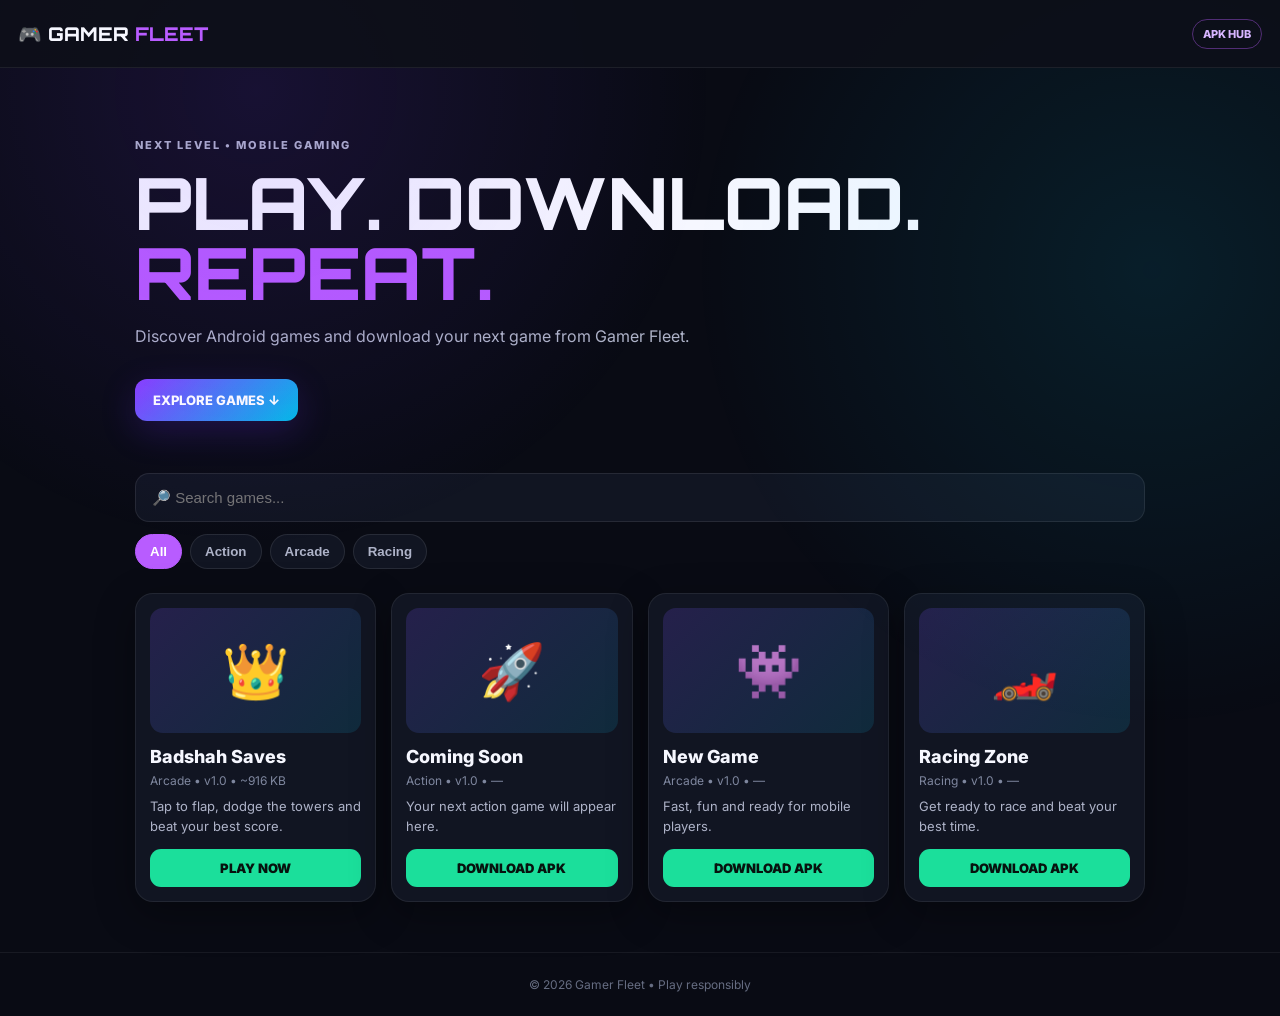
<file: index.html>
<!doctype html>
<html lang="en">
<head>
<meta charset="UTF-8">
<meta name="viewport" content="width=device-width,initial-scale=1">
<title>Gamer Fleet — Android Games</title>
<link rel="stylesheet" href="style.css">
</head>
<body>
<header class="topbar"><div class="brand">🎮 GAMER <span>FLEET</span></div><div class="badge">APK HUB</div></header>
<main>
<section class="hero"><div><p class="eyebrow">NEXT LEVEL • MOBILE GAMING</p><h1>PLAY. DOWNLOAD.<br><span>REPEAT.</span></h1><p>Discover Android games and download your next game from Gamer Fleet.</p><a class="cta" href="#games">EXPLORE GAMES ↓</a></div></section>
<section class="toolbar">
<input id="search" class="search" type="search" placeholder="🔎 Search games...">
<div class="chips">
<button class="chip active" data-cat="All">All</button><button class="chip" data-cat="Action">Action</button><button class="chip" data-cat="Arcade">Arcade</button><button class="chip" data-cat="Racing">Racing</button>
</div>
</section>
<section id="games" class="grid"></section>
</main>
<footer>© 2026 Gamer Fleet • Play responsibly</footer>
<script src="script.js"></script>
</body>
</html>
</file>
<file: style.css>
@import url('https://fonts.googleapis.com/css2?family=Inter:wght@400;600;700;800&family=Orbitron:wght@600;800&display=swap');
*{box-sizing:border-box}body{margin:0;background:#090b14;color:#f6f7ff;font-family:Inter,system-ui,sans-serif}body:before{content:"";position:fixed;inset:0;pointer-events:none;background:radial-gradient(circle at 20% 10%,#7c3cff22,transparent 35%),radial-gradient(circle at 90% 30%,#00d9ff18,transparent 35%)}.topbar{height:68px;padding:0 18px;display:flex;align-items:center;justify-content:space-between;border-bottom:1px solid #ffffff12;background:#0d0f19ee;position:sticky;top:0;z-index:5}.brand{font:800 19px Orbitron}.brand span{color:#b85cff}.badge{font-size:11px;font-weight:800;padding:7px 10px;border:1px solid #b85cff66;border-radius:999px;color:#d7b5ff}.hero{padding:58px 20px 42px;max-width:1050px;margin:auto}.eyebrow{font-size:11px;font-weight:800;letter-spacing:2px;color:#8ee8ff}.hero h1{font:800 clamp(38px,10vw,72px)/.98 Orbitron;margin:12px 0}.hero h1 span{color:#b85cff}.hero p{max-width:560px;color:#aeb3c8;line-height:1.6}.cta{display:inline-block;margin-top:14px;padding:13px 18px;border-radius:12px;background:linear-gradient(135deg,#8b3dff,#00bde8);color:white;text-decoration:none;font-weight:800;font-size:13px;box-shadow:0 10px 35px #6b2dff35}.toolbar{max-width:1050px;margin:auto;padding:10px 20px 24px}.search{width:100%;padding:15px 16px;border-radius:14px;border:1px solid #ffffff16;background:#111522;color:white;outline:none;font-size:15px}.chips{display:flex;gap:8px;overflow:auto;padding-top:12px}.chip{border:1px solid #ffffff18;background:#111522;color:#aeb3c8;border-radius:999px;padding:9px 14px;white-space:nowrap;font-weight:700}.chip.active{background:#b85cff;color:white;border-color:#b85cff}.grid{max-width:1050px;margin:auto;padding:0 20px 50px;display:grid;grid-template-columns:repeat(auto-fit,minmax(230px,1fr));gap:15px}.card{background:#111522;border:1px solid #ffffff12;border-radius:18px;padding:14px;box-shadow:0 12px 40px #0005}.cover{height:125px;border-radius:13px;display:grid;place-items:center;font-size:54px;background:linear-gradient(135deg,#25204b,#102b3c);margin-bottom:13px}.title{font-size:18px;font-weight:800}.meta{color:#7f879f;font-size:12px;margin:6px 0 9px}.desc{color:#aeb3c8;font-size:13px;line-height:1.5;min-height:39px}.download{display:block;text-align:center;margin-top:13px;padding:11px;border-radius:11px;background:#1bdf9b;color:#07120e;text-decoration:none;font-weight:900;font-size:13px}.empty{grid-column:1/-1;text-align:center;color:#858ca1;padding:35px}footer{text-align:center;color:#666d82;font-size:12px;padding:24px;border-top:1px solid #ffffff10}@media(max-width:520px){.hero{padding-top:42px}.grid{grid-template-columns:1fr}.cover{height:145px}}
</file>
